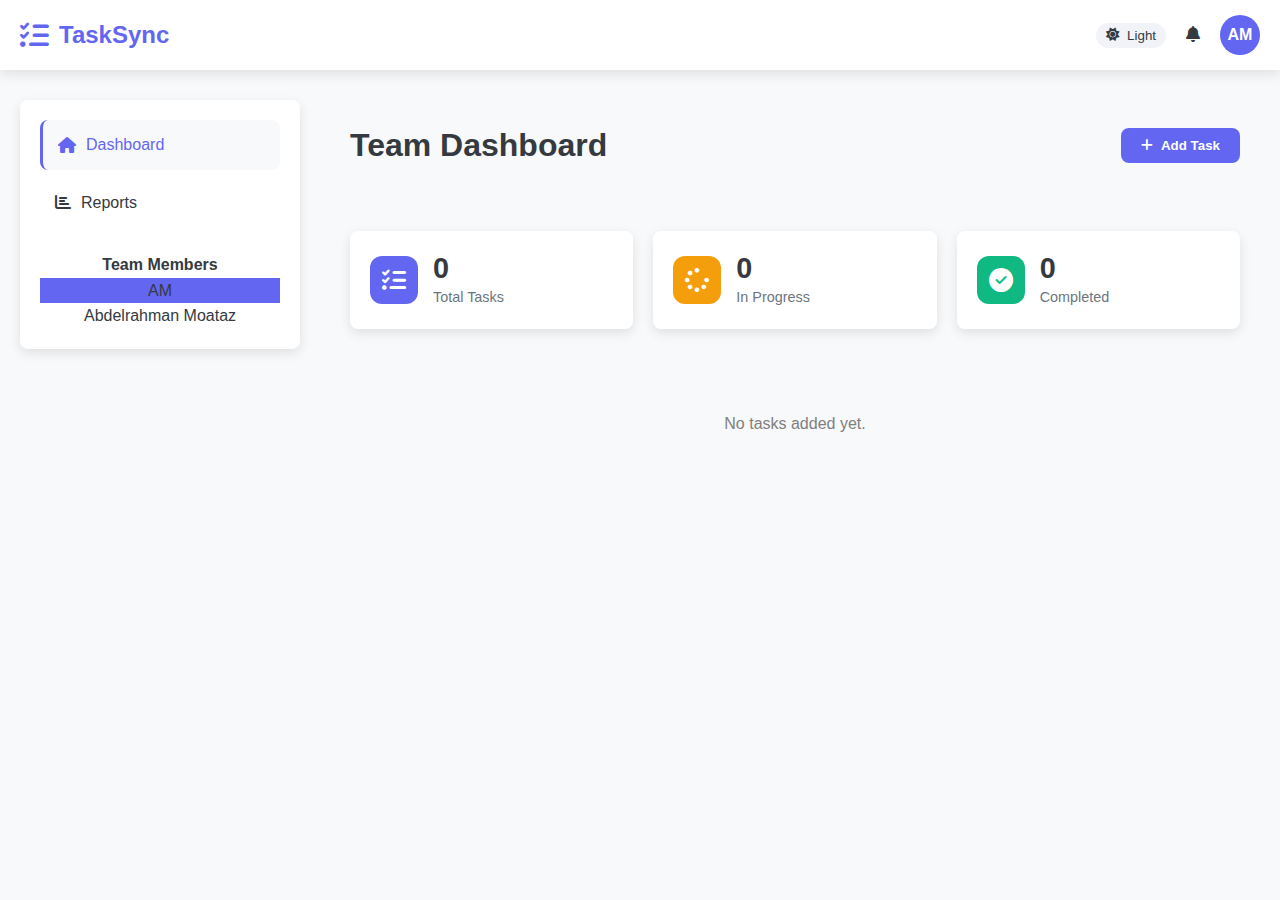
<file: index.html>
<!DOCTYPE html>
<html lang="en" data-theme="light">
<head>
    <!-- Meta tags for character encoding and responsive viewport -->
    <meta charset="UTF-8">
    <meta name="viewport" content="width=device-width, initial-scale=1.0">
    
    <!-- Page title -->
    <title>TaskSync - Collaborative Task Manager</title>
    
    <!-- CSS stylesheets -->
    <link rel="stylesheet" href="style.css"> <!-- Main stylesheet -->
    <link rel="stylesheet" href="https://cdnjs.cloudflare.com/ajax/libs/font-awesome/6.4.0/css/all.min.css"> <!-- Font Awesome icons -->
</head>
<body>
    <!-- Header section containing logo, theme toggle, notifications, and user avatar -->
    <header>
        <div class="container header-content">
            <!-- Logo with tasks icon -->
            <div class="logo">
                <i class="fas fa-tasks"></i>
                <span>TaskSync</span>
            </div>
            
            <!-- User menu section -->
            <div class="user-menu">
                <!-- Theme toggle button -->
                <button class="theme-toggle" id="themeToggle">
                    <i class="fas fa-sun"></i>
                    <span>Light</span>
                </button>
                
                <!-- Notification bell with badge counter -->
                <div class="notification-bell" id="notificationBell">
                    <i class="fas fa-bell"></i>
                    <span class="notification-badge" id="notificationCount">0</span>
                </div>
                
                <!-- Notification dropdown menu -->
                <div class="notification-dropdown" id="notificationDropdown">
                    <div class="notification-header">
                        <strong>Notifications</strong>
                        <button id="clearNotifications" class="clear-btn">Clear All</button>
                    </div>
                    <ul id="notificationList"></ul>
                </div>
                
                <!-- User avatar initials -->
                <div class="user-avatar">AM</div>
            </div>
        </div>
    </header>

    <!-- Main content container -->
    <div class="container">
        <main>
            <!-- Sidebar navigation -->
            <aside class="sidebar">
                <!-- Sidebar menu links -->
                <ul class="sidebar-menu">
                    <li><a href="index.html" class="active"><i class="fas fa-home"></i> Dashboard</a></li>
                    <li><a href="report.html"><i class="fas fa-chart-bar"></i> Reports</a></li>
                </ul>
                
                <!-- Team members section -->
                <div class="team-members">
                    <div><strong>Team Members</strong></div>
                    <div class="team-member" style="background-color: #6366F1;">AM</div><span>Abdelrahman Moataz</span>
                </div>  
            </aside>

            <!-- Main content area -->
            <section class="content">
                <!-- Content header with title and add task button -->
                <div class="content-header">
                    <h1>Team Dashboard</h1>
                    <button class="btn btn-primary" id="addTaskBtn">
                        <i class="fas fa-plus"></i> Add Task
                    </button>
                </div>
                
                <!-- Dashboard statistics cards -->
                <div class="dashboard-stats">
                    <!-- Total tasks card -->
                    <div class="stat-card slide-in" style="animation-delay: 0.1s">
                        <div class="stat-icon" style="background-color: var(--primary);">
                            <i class="fas fa-tasks"></i>
                        </div>
                        <div class="stat-info">
                            <div class="stat-value" id="total-tasks">0</div>
                            <div class="stat-label">Total Tasks</div>
                        </div>
                    </div>
                    
                    <!-- In progress tasks card -->
                    <div class="stat-card slide-in" style="animation-delay: 0.2s">
                        <div class="stat-icon" style="background-color: var(--warning);">
                            <i class="fas fa-spinner"></i>
                        </div>
                        <div class="stat-info">
                            <div class="stat-value" id="in-progress">0</div>
                            <div class="stat-label">In Progress</div>
                        </div>
                    </div>
                    
                    <!-- Completed tasks card -->
                    <div class="stat-card slide-in" style="animation-delay: 0.3s">
                        <div class="stat-icon" style="background-color: var(--success);">
                            <i class="fas fa-check-circle"></i>
                        </div>
                        <div class="stat-info">
                            <div class="stat-value" id="completed">0</div>
                            <div class="stat-label">Completed</div>
                        </div>
                    </div>
                </div>

                <!-- Task Form (initially hidden) -->
                <div id="taskFormContainer" class="task-form-container hidden">
                    <form id="taskForm" class="task-form">
                        <!-- Task title input -->
                        <input type="text" id="taskTitle" placeholder="Task Title" required>
                        
                        <!-- Task description textarea -->
                        <textarea id="taskDescription" placeholder="Task Description" required></textarea>
                        
                        <!-- Task due date -->
                        <input type="date" id="taskDate" required>
                        
                        <!-- Task priority dropdown -->
                        <select id="taskPriority">
                            <option value="Low">Low</option>
                            <option value="Medium">Medium</option>
                            <option value="High">High</option>
                        </select>
                        
                        <!-- Task assignee dropdown -->
                        <select id="taskAssignee" required>
                            <option value="" disabled selected>Assign Task To</option>
                            <option value="AM">Abdelrahman Moataz</option>
                        </select>
                        
                        <!-- Form submit button -->
                        <button type="submit">Create Task</button>
                    </form>
                </div>

                <!-- Container where tasks will be dynamically inserted -->
                <div id="tasksContainer"></div>
            </section>
        </main>
    </div>

    <!-- JavaScript file -->
    <script src="script.js"></script>
</body>
</html>
</file>
<file: style.css>
/* ============================================= */
/*               GLOBAL STYLES                   */
/* ============================================= */

/* Reset and Base Styles */
* {
    margin: 0;
    padding: 0;
    box-sizing: border-box;
    font-family: 'Segoe UI', Tahoma, Geneva, Verdana, sans-serif;
    transition: background-color 0.3s ease, color 0.3s ease;
}

/* CSS Variables for theming */
:root {
    /* Color palette */
    --primary: #6366F1;
    --primary-hover: #4F46E5;
    --secondary: #f1f3f9;
    --light-gray: #eff1f7;
    --dark-gray: #6c757d;
    --success: #10B981;
    --danger: #EF4444;
    --warning: #F59E0B;
    --info: #3B82F6;
    
    /* UI properties */
    --shadow: 0 4px 12px rgba(0, 0, 0, 0.1);
    --transition: all 0.3s ease;
    --border-radius: 8px;
    
    /* Theme colors */
    --bg-color: #f8f9fa;
    --text-color: #343a40;
    --card-bg: #ffffff;
    --border-color: #e9ecef;
    --hover-bg: #f8f9fa;
}

/* Dark theme overrides */
[data-theme="dark"] {
    --primary: #818CF8;
    --primary-hover: #6366F1;
    --secondary: #374151;
    --light-gray: #1F2937;
    --dark-gray: #9CA3AF;
    --bg-color: #111827;
    --text-color: #F9FAFB;
    --card-bg: #1F2937;
    --border-color: #374151;
    --hover-bg: #374151;
    --shadow: 0 4px 12px rgba(0, 0, 0, 0.3);
}

/* Base body styles */
body {
    background-color: var(--bg-color);
    color: var(--text-color);
    line-height: 1.6;
}

/* Container for centered content */
.container {
    max-width: 1400px;
    margin: 0 auto;
    padding: 0 20px;
}

/* ============================================= */
/*               HEADER STYLES                   */
/* ============================================= */

header {
    background-color: var(--card-bg);
    box-shadow: var(--shadow);
    padding: 15px 0;
    position: sticky;
    top: 0;
    z-index: 100;
}

.header-content {
    display: flex;
    justify-content: space-between;
    align-items: center;
}

/* Logo styles */
.logo {
    display: flex;
    align-items: center;
    gap: 10px;
    font-size: 1.5rem;
    font-weight: 700;
    color: var(--primary);
}

.logo i {
    font-size: 1.8rem;
}

/* User menu and controls */
.user-menu {
    display: flex;
    align-items: center;
    gap: 20px;
}

.user-avatar {
    width: 40px;
    height: 40px;
    border-radius: 50%;
    background-color: var(--primary);
    color: white;
    display: flex;
    align-items: center;
    justify-content: center;
    font-weight: 600;
    cursor: pointer;
}

/* Notification system */
.notification-bell {
    position: relative;
    cursor: pointer;
    color: var(--text-color);
}

.notification-badge {
    position: absolute;
    top: -5px;
    right: -5px;
    background-color: var(--danger);
    color: white;
    font-size: 0.7rem;
    width: 18px;
    height: 18px;
    border-radius: 50%;
    display: flex;
    align-items: center;
    justify-content: center;
}

/* Theme toggle button */
.theme-toggle {
    cursor: pointer;
    padding: 5px 10px;
    border-radius: 20px;
    display: flex;
    align-items: center;
    gap: 8px;
    background-color: var(--secondary);
    color: var(--text-color);
    border: none;
    transition: background-color 0.3s ease, color 0.3s ease;
}

/* ============================================= */
/*               LAYOUT STYLES                   */
/* ============================================= */

main {
    margin: 30px 0;
    display: flex;
    gap: 30px;
}

/* Sidebar navigation */
.sidebar {
    width: 280px;
    background-color: var(--card-bg);
    border-radius: var(--border-radius);
    box-shadow: var(--shadow);
    padding: 20px;
    height: fit-content;
    position: sticky;
    top: 80px;
}

.sidebar-menu {
    list-style-type: none;
    margin-bottom: 25px;
}

.sidebar-menu li {
    margin-bottom: 8px;
}

.sidebar-menu a {
    display: flex;
    align-items: center;
    gap: 10px;
    padding: 12px 15px;
    border-radius: var(--border-radius);
    color: var(--text-color);
    text-decoration: none;
    transition: var(--transition);
    font-weight: 500;
}

.sidebar-menu a:hover, 
.sidebar-menu a.active {
    background-color: var(--hover-bg);
    color: var(--primary);
}

.sidebar-menu a.active {
    border-left: 3px solid var(--primary);
}

/* Main content area */
.content {
    flex: 1;
    display: flex;
    flex-direction: column;
    gap: 30px;
}

.content-header {
    display: flex;
    justify-content: space-between;
    align-items: center;
}

/* ============================================= */
/*               BUTTON STYLES                   */
/* ============================================= */

.btn {
    padding: 10px 20px;
    border-radius: var(--border-radius);
    border: none;
    cursor: pointer;
    font-weight: 600;
    transition: var(--transition);
    display: inline-flex;
    align-items: center;
    gap: 8px;
}

.btn-primary {
    background-color: var(--primary);
    color: white;
}

.btn-primary:hover {
    background-color: var(--primary-hover);
    transform: translateY(-2px);
    box-shadow: 0 4px 8px rgba(0, 0, 0, 0.1);
}

.btn-secondary {
    background-color: var(--secondary);
    color: var(--text-color);
}

.btn-secondary:hover {
    background-color: var(--hover-bg);
    transform: translateY(-2px);
}

.btn-success {
    background-color: var(--success);
    color: white;
}

.btn-danger {
    background-color: var(--danger);
    color: white;
}

.btn-sm {
    padding: 6px 12px;
    font-size: 0.9rem;
}

/* ============================================= */
/*               DASHBOARD STYLES                */
/* ============================================= */

/* Statistics cards */
.dashboard-stats {
    display: grid;
    grid-template-columns: repeat(auto-fit, minmax(220px, 1fr));
    gap: 20px;
    margin-bottom: 20px;
}

.stat-card {
    background-color: var(--card-bg);
    border-radius: var(--border-radius);
    padding: 20px;
    box-shadow: var(--shadow);
    display: flex;
    align-items: center;
    gap: 15px;
}

.stat-icon {
    width: 48px;
    height: 48px;
    border-radius: 12px;
    display: flex;
    align-items: center;
    justify-content: center;
    font-size: 1.5rem;
    color: white;
}

.stat-info {
    flex: 1;
}

.stat-value {
    font-size: 1.8rem;
    font-weight: 700;
    line-height: 1.2;
}

.stat-label {
    color: var(--dark-gray);
    font-size: 0.9rem;
}

/* ============================================= */
/*               CHART CONTAINERS                */
/* ============================================= */

.content {
    padding: 20px;
    background-color: var(--bg-color); /* Main content background */
}

.content-header {
    text-align: center;
    margin-bottom: 30px;
    color: var(--text-color); /* Ensure proper text contrast */
}

.charts-row {
    display: flex;
    flex-wrap: wrap;
    gap: 20px;
    justify-content: center;
    margin-bottom: 30px;
}

.chart-container {
    background-color: var(--card-bg); /* White background */
    border-radius: var(--border-radius);
    padding: 25px;
    box-shadow: var(--shadow);
    height: 380px; /* Increased height for better proportions */
    width: 100%;
    display: flex;
    flex-direction: column;
    align-items: center;
    transition: transform 0.3s ease, box-shadow 0.3s ease;
}

.chart-container:hover {
    transform: translateY(-5px);
    box-shadow: 0 8px 25px rgba(0, 0, 0, 0.1);
}

.chart-container h3 {
    margin-bottom: 15px;
    color: var(--text-color);
    font-size: 1.2rem;
    font-weight: 600;
}

.chart-wrapper {
    flex: 1;
    width: 100%;
    display: flex;
    justify-content: center;
    align-items: center;
}

canvas {
    max-width: 100%;
    max-height: 250px;
    width: 100% !important;
    height: auto !important;
}

/* ============================================= */
/*               RESPONSIVE DESIGN               */
/* ============================================= */

@media (max-width: 1024px) {
    .chart-container {
        flex: 0 1 calc(50% - 20px); /* Two charts per row */
    }
}

@media (max-width: 768px) {
    .chart-container {
        flex: 0 1 100%; /* Full width on mobile */
        height: auto;
        min-height: 300px;
        padding: 20px 15px;
    }
    
    .charts-row {
        gap: 15px;
    }
}

@media (max-width: 480px) {
    .chart-container {
        padding: 15px 10px;
    }
    
    .chart-container h3 {
        font-size: 1.1rem;
    }
}
/* ============================================= */
/*               TASK BOARD STYLES               */
/* ============================================= */

.task-board {
    display: grid;
    grid-template-columns: repeat(auto-fit, minmax(300px, 1fr));
    gap: 20px;
}

.task-column {
    background-color: var(--card-bg);
    border-radius: var(--border-radius);
    box-shadow: var(--shadow);
    padding: 20px;
    min-height: 400px;
    display: flex;
    flex-direction: column;
}

.column-header {
    display: flex;
    justify-content: space-between;
    align-items: center;
    margin-bottom: 15px;
    border-bottom: 2px solid var(--border-color);
    padding-bottom: 10px;
}

.column-title {
    font-size: 1rem;
    font-weight: 600;
    display: flex;
    align-items: center;
    gap: 8px;
}

.task-count {
    background-color: var(--light-gray);
    color: var(--text-color);
    padding: 2px 8px;
    border-radius: 20px;
    font-size: 0.8rem;
}

.task-list {
    min-height: 200px;
    flex: 1;
    overflow-y: auto;
}

/* Individual task items */
.task-item {
    background-color: var(--secondary);
    border-radius: var(--border-radius);
    padding: 15px;
    margin-bottom: 15px;
    box-shadow: 0 2px 4px rgba(0, 0, 0, 0.05);
    cursor: grab;
    transition: var(--transition);
    border-left: 3px solid transparent;
    position: relative;
}

.task-item:hover {
    box-shadow: 0 4px 8px rgba(0, 0, 0, 0.1);
    transform: translateY(-2px);
}

.task-item.dragging {
    opacity: 0.5;
    transform: scale(0.95);
}

/* Priority indicators */
.task-item.low-priority {
    border-left-color: var(--info);
}

.task-item.medium-priority {
    border-left-color: var(--warning);
}

.task-item.high-priority {
    border-left-color: var(--danger);
}

.task-item.completed {
    opacity: 0.7;
}

/* Task content */
.task-header {
    display: flex;
    justify-content: space-between;
    align-items: flex-start;
    margin-bottom: 10px;
}

.task-title {
    font-weight: 600;
    color: var(--text-color);
    margin-bottom: 5px;
}

.task-description {
    font-size: 0.9rem;
    color: var(--dark-gray);
    margin-bottom: 10px;
    max-height: 60px;
    overflow: hidden;
    text-overflow: ellipsis;
    display: -webkit-box;
    -webkit-line-clamp: 3;
    -webkit-box-orient: vertical;
}

/* Task actions (appear on hover) */
.task-actions {
    display: flex;
    gap: 8px;
    position: absolute;
    top: 10px;
    right: 10px;
    opacity: 0;
    transition: var(--transition);
}

.task-item:hover .task-actions {
    opacity: 1;
}

.task-action {
    cursor: pointer;
    transition: var(--transition);
    font-size: 0.9rem;
    color: var(--dark-gray);
    width: 28px;
    height: 28px;
    border-radius: 50%;
    display: flex;
    align-items: center;
    justify-content: center;
    background-color: var(--card-bg);
}

.task-action:hover {
    color: var(--primary);
    background-color: var(--hover-bg);
}

/* Task metadata */
.task-meta {
    display: flex;
    justify-content: space-between;
    align-items: center;
    margin-top: 10px;
    font-size: 0.8rem;
    color: var(--dark-gray);
}

.task-assignees {
    display: flex;
    gap: -10px;
}

.task-assignee {
    width: 28px;
    height: 28px;
    border-radius: 50%;
    color: white;
    display: flex;
    align-items: center;
    justify-content: center;
    font-weight: 600;
    font-size: 0.8rem;
    border: 2px solid var(--card-bg);
    margin-left: -8px;
}

.task-assignee:first-child {
    margin-left: 0;
}

.task-due {
    display: flex;
    align-items: center;
    gap: 5px;
}

.task-due.overdue {
    color: var(--danger);
}

/* ============================================= */
/*               PRIORITY BADGES                 */
/* ============================================= */

.priority-badge {
    font-size: 0.7rem;
    padding: 2px 8px;
    border-radius: 12px;
    font-weight: 600;
    display: inline-block;
    margin-right: 8px;
}

.priority-low {
    background-color: rgba(59, 130, 246, 0.1);
    color: var(--info);
}

.priority-medium {
    background-color: rgba(245, 158, 11, 0.1);
    color: var(--warning);
}

.priority-high {
    background-color: rgba(239, 68, 68, 0.1);
    color: var(--danger);
}

/* ============================================= */
/*               MODAL STYLES                    */
/* ============================================= */

.modal-backdrop {
    position: fixed;
    top: 0;
    left: 0;
    width: 100%;
    height: 100%;
    background-color: rgba(0, 0, 0, 0.5);
    display: flex;
    justify-content: center;
    align-items: center;
    z-index: 1000;
    opacity: 0;
    visibility: hidden;
    transition: var(--transition);
}

.modal-backdrop.show {
    opacity: 1;
    visibility: visible;
}

.modal {
    background-color: var(--card-bg);
    border-radius: var(--border-radius);
    width: 550px;
    max-width: 95%;
    max-height: 90vh;
    overflow-y: auto;
    box-shadow: 0 10px 20px rgba(0, 0, 0, 0.2);
    transform: translateY(-20px);
    transition: var(--transition);
}

.modal-backdrop.show .modal {
    transform: translateY(0);
}

.modal-header {
    padding: 20px;
    border-bottom: 1px solid var(--border-color);
    display: flex;
    justify-content: space-between;
    align-items: center;
}

.modal-title {
    font-size: 1.2rem;
    font-weight: 600;
    color: var(--text-color);
}

.modal-close {
    cursor: pointer;
    font-size: 1.2rem;
    color: var(--dark-gray);
    transition: var(--transition);
    width: 32px;
    height: 32px;
    border-radius: 50%;
    display: flex;
    align-items: center;
    justify-content: center;
}

.modal-close:hover {
    color: var(--danger);
    background-color: var(--hover-bg);
}

.modal-body {
    padding: 20px;
}

.modal-footer {
    padding: 15px 20px;
    border-top: 1px solid var(--border-color);
    display: flex;
    justify-content: flex-end;
    gap: 10px;
}

/* ============================================= */
/*               FORM STYLES                     */
/* ============================================= */

.form-group {
    margin-bottom: 20px;
}

.form-label {
    display: block;
    margin-bottom: 8px;
    font-weight: 600;
    color: var(--text-color);
}

.form-control {
    width: 100%;
    padding: 12px;
    border: 1px solid var(--border-color);
    border-radius: var(--border-radius);
    transition: var(--transition);
    background-color: var(--card-bg);
    color: var(--text-color);
}

.form-control:focus {
    outline: none;
    border-color: var(--primary);
    box-shadow: 0 0 0 3px rgba(99, 102, 241, 0.25);
}

.form-select {
    width: 100%;
    padding: 12px;
    border: 1px solid var(--border-color);
    border-radius: var(--border-radius);
    transition: var(--transition);
    background-color: var(--card-bg);
    color: var(--text-color);
    appearance: none;
    background-image: url("data:image/svg+xml,%3Csvg xmlns='http://www.w3.org/2000/svg' width='16' height='16' fill='currentColor' viewBox='0 0 16 16'%3E%3Cpath d='M7.247 11.14L2.451 5.658C1.885 5.013 2.345 4 3.204 4h9.592a1 1 0 0 1 .753 1.659l-4.796 5.48a1 1 0 0 1-1.506 0z'/%3E%3C/svg%3E");
    background-repeat: no-repeat;
    background-position: right 12px center;
    background-size: 16px;
}

.form-select:focus {
    outline: none;
    border-color: var(--primary);
    box-shadow: 0 0 0 3px rgba(99, 102, 241, 0.25);
}

/* Assignee selection styles */
.assignee-selection {
    display: flex;
    flex-wrap: wrap;
    gap: 10px;
    margin-top: 10px;
}

.assignee-option {
    display: flex;
    align-items: center;
    gap: 8px;
    padding: 8px 12px;
    border-radius: 20px;
    background-color: var(--secondary);
    cursor: pointer;
    transition: var(--transition);
}

.assignee-option:hover {
    background-color: var(--hover-bg);
}

.assignee-option.selected {
    background-color: var(--primary);
    color: white;
}

.assignee-avatar {
    width: 25px;
    height: 25px;
    border-radius: 50%;
    color: white;
    display: flex;
    align-items: center;
    justify-content: center;
    font-weight: 600;
    font-size: 0.8rem;
}

/* ============================================= */
/*               TOAST NOTIFICATIONS             */
/* ============================================= */

.toast-container {
    position: fixed;
    bottom: 20px;
    right: 20px;
    z-index: 2000;
}

.toast {
    background-color: var(--card-bg);
    border-radius: var(--border-radius);
    padding: 15px 20px;
    margin-bottom: 10px;
    box-shadow: 0 4px 12px rgba(0, 0, 0, 0.15);
    display: flex;
    align-items: center;
    gap: 15px;
    transform: translateX(120%);
    transition: transform 0.3s ease;
    max-width: 350px;
    border-left: 4px solid transparent;
}

.toast.show {
    transform: translateX(0);
}

.toast-success {
    border-left-color: var(--success);
}

.toast-error {
    border-left-color: var(--danger);
}

.toast-info {
    border-left-color: var(--info);
}

.toast-icon {
    font-size: 1.5rem;
}

.toast-success .toast-icon {
    color: var(--success);
}

.toast-error .toast-icon {
    color: var(--danger);
}

.toast-info .toast-icon {
    color: var(--info);
}

.toast-content {
    flex: 1;
}

.toast-title {
    font-weight: 600;
    margin-bottom: 4px;
    color: var(--text-color);
}

.toast-message {
    font-size: 0.9rem;
    color: var(--dark-gray);
}

.toast-close {
    color: var(--dark-gray);
    cursor: pointer;
    font-size: 1.2rem;
}

/* ============================================= */
/*               UI INDICATORS                   */
/* ============================================= */

/* Real-time indicators */
.real-time-indicator {
    display: inline-block;
    width: 8px;
    height: 8px;
    border-radius: 50%;
    background-color: var(--success);
    margin-right: 5px;
    position: relative;
}

.real-time-indicator::after {
    content: '';
    position: absolute;
    top: 0;
    left: 0;
    width: 100%;
    height: 100%;
    border-radius: 50%;
    background-color: var(--success);
    animation: pulse 1.5s infinite;
}

@keyframes pulse {
    0% {
        transform: scale(1);
        opacity: 1;
    }
    100% {
        transform: scale(3);
        opacity: 0;
    }
}

/* Loading spinner */
.loading-spinner {
    border: 3px solid var(--light-gray);
    border-top: 3px solid var(--primary);
    border-radius: 50%;
    width: 20px;
    height: 20px;
    animation: spin 1s linear infinite;
    display: inline-block;
    margin-right: 10px;
}

@keyframes spin {
    0% { transform: rotate(0deg); }
    100% { transform: rotate(360deg); }
}

/* ============================================= */
/*               ANIMATIONS                      */
/* ============================================= */

@keyframes slideIn {
    from {
        transform: translateY(20px);
        opacity: 0;
    }
    to {
        transform: translateY(0);
        opacity: 1;
    }
}

.slide-in {
    animation: slideIn 0.4s ease forwards;
}

/* Progress circles */
.progress-circle {
    position: relative;
    width: 100px;
    height: 100px;
}

.progress-circle-bg {
    width: 100%;
    height: 100%;
    border-radius: 50%;
    border: 10px solid var(--light-gray);
    position: absolute;
}

.progress-circle-value {
    width: 100%;
    height: 100%;
    border-radius: 50%;
    border: 10px solid transparent;
    border-top-color: var(--primary);
    border-right-color: var(--primary);
    position: absolute;
    transform: rotate(45deg);
}

.progress-circle-text {
    position: absolute;
    top: 50%;
    left: 50%;
    transform: translate(-50%, -50%);
    font-size: 1.5rem;
    font-weight: 700;
}

/* ============================================= */
/*               MISC COMPONENTS                 */
/* ============================================= */

/* Confirmation Dialog */
.confirmation-dialog .modal {
    width: 400px;
}

/* Task Form Styling */
.task-form-container {
    background-color: #fff;
    padding: 2rem;
    border-radius: 12px;
    box-shadow: 0 0 10px rgba(0,0,0,0.1);
}

.task-form input,
.task-form textarea,
.task-form select {
    display: block;
    width: 100%;
    margin-bottom: 1rem;
    padding: 0.75rem;
    border-radius: 8px;
    border: 1px solid #ccc;
    font-size: 1rem;
}

.task-form button {
    background: #6366F1;
    color: #fff;
    border: none;
    padding: 0.75rem 1.5rem;
    border-radius: 8px;
    cursor: pointer;
}

/* Tasks Container Grid */
#tasksContainer {
    display: grid;
    grid-template-columns: repeat(auto-fit, minmax(280px, 1fr));
    gap: 1.5rem;
    margin-top: 2rem;
}

/* Task Card Style */
.task-card {
    background-color: var(--card-bg, #fff);
    color: var(--text-color, #333);
    padding: 1.5rem;
    border-radius: 12px;
    box-shadow: 0 4px 12px rgba(0,0,0,0.06);
    transition: transform 0.2s ease, box-shadow 0.2s ease;
    position: relative;
}

.task-card:hover {
    transform: translateY(-3px);
    box-shadow: 0 6px 18px rgba(0,0,0,0.1);
}

.task-card h4 {
    margin-bottom: 0.5rem;
    font-size: 1.25rem;
    color: var(--primary-color, #6366F1);
}

.task-card p {
    margin: 0.25rem 0;
    font-size: 0.95rem;
    line-height: 1.4;
}
.task-card button {
    background-color: var(--primary-color, #6366F1);
    color: white;
    border: none;
    padding: 0.5rem 1rem;
    margin-top: 1rem;
    margin-right: 0.5rem;
    border-radius: 8px;
    font-size: 0.9rem;
    cursor: pointer;
    transition: background-color 0.2s ease;
}

/* Team Members Section */
.team-members {
    text-align: center;
}

/* Notification System */
.notification-bell {
    position: relative;
    cursor: pointer;
}

.notification-badge {
    position: absolute;
    top: -5px;
    right: -5px;
    background-color: red;
    color: white;
    padding: 2px 6px;
    border-radius: 50%;
    font-size: 12px;
    display: none;
}

.notification-dropdown {
    position: absolute;
    top: 56px;
    right: 50px;
    width: 300px;
    background-color: white;
    border: 1px solid #ddd;
    border-radius: 6px;
    box-shadow: 0 4px 8px rgba(0,0,0,0.1);
    display: none;
    z-index: 1000;
}

.notification-header {
    display: flex;
    justify-content: space-between;
    padding: 8px 12px;
    border-bottom: 1px solid #eee;
    font-weight: bold;
}

.clear-btn {
    background: none;
    border: none;
    color: #EF4444;
    cursor: pointer;
    font-size: 12px;
}

#notificationList {
    list-style: none;
    padding: 0;
    margin: 0;
    max-height: 200px;
    overflow-y: auto;
}

#notificationList li {
    padding: 8px 12px;
    border-bottom: 1px solid #f0f0f0;
    font-size: 14px;
}

/* ============================================= */
/*               RESPONSIVE DESIGN               */
/* ============================================= */

@media (max-width: 1024px) {
    .charts-row {
        grid-template-columns: 1fr;
    }
}

@media (max-width: 768px) {
    main {
        flex-direction: column;
    }

    .sidebar {
        width: 100%;
        position: static;
    }

    .task-board {
        grid-template-columns: 1fr;
    }
    
    .content-header {
        flex-direction: column;
        align-items: flex-start;
        gap: 15px;
    }
    
    .dashboard-stats {
        grid-template-columns: repeat(auto-fit, minmax(180px, 1fr));
    }
}

@media (max-width: 480px) {
    .stat-card {
        flex-direction: column;
        text-align: center;
    }
    
    .dashboard-stats {
        grid-template-columns: 1fr;
    }
}

/* Utility class */
.hidden {
    display: none;
}
</file>
